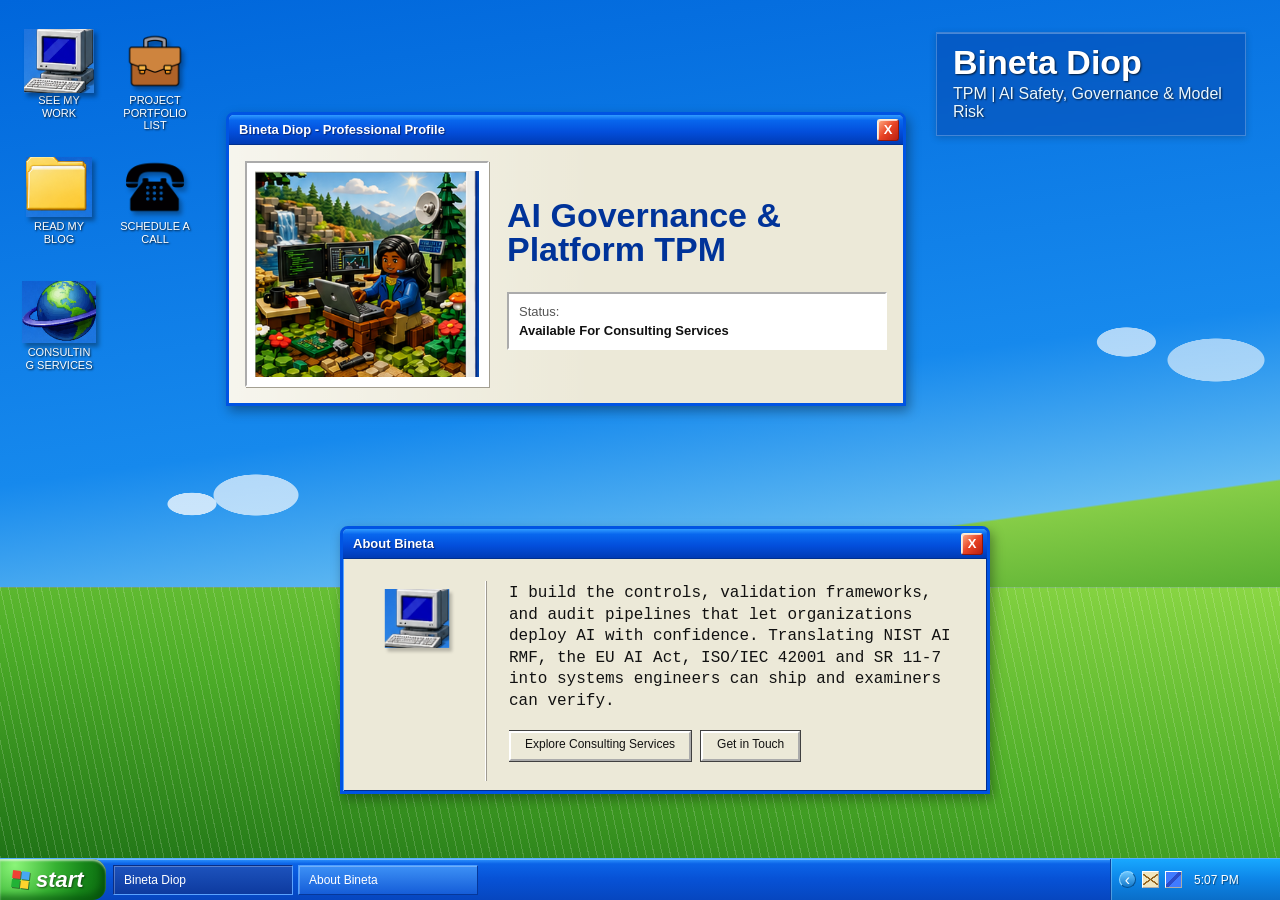
<file: index.html>
<!DOCTYPE html>
<html lang="en">
<head>
  <meta charset="UTF-8">
  <meta name="viewport" content="width=device-width, initial-scale=1.0">
  <title>Bineta Diop - TPM | AI Safety, Governance & Model Risk</title>
  <link rel="stylesheet" href="style.css">
</head>
<body>
  <main class="desktop" aria-label="Windows XP style professional desktop">
    <header class="desktop-header" aria-label="Desktop profile heading">
      <h1>Bineta Diop</h1>
      <p>TPM | AI Safety, Governance & Model Risk</p>
    </header>

    <nav class="desktop-icons" aria-label="Desktop shortcuts">
      <a class="desktop-icon" href="https://github.com/hibdiop" target="_blank" rel="noopener noreferrer">
        <img class="desktop-icon-image work-icon" src="./assets/icon-see-my-work.png" alt="" width="70" height="64" aria-hidden="true">
        <span class="icon-label">SEE MY WORK</span>
      </a>

      <a class="desktop-icon" href="https://dev.to/hibdiop" target="_blank" rel="noopener noreferrer">
        <img class="desktop-icon-image blog-icon" src="./assets/icon-read-my-blog.png" alt="" width="66" height="60" aria-hidden="true">
        <span class="icon-label">READ MY BLOG</span>
      </a>

      <a class="desktop-icon" href="https://my-consulting-site.com" target="_blank" rel="noopener noreferrer">
        <img class="desktop-icon-image consulting-icon" src="./assets/icon-consulting-services.png" alt="" width="74" height="62" aria-hidden="true">
        <span class="icon-label">CONSULTING SERVICES</span>
      </a>

      <a class="desktop-icon" href="./projects.html">
        <img class="desktop-icon-image projects-icon" src="./assets/icon-project-portfolio.png" alt="" width="64" height="64" aria-hidden="true">
        <span class="icon-label">PROJECT PORTFOLIO LIST</span>
      </a>

      <a class="desktop-icon" href="https://calendly.com/bianai/30min" target="_blank" rel="noopener noreferrer">
        <img class="desktop-icon-image phone-icon" src="./assets/icon-schedule-call.png" alt="" width="64" height="64" aria-hidden="true">
        <span class="icon-label">SCHEDULE A CALL</span>
      </a>
    </nav>

    <section class="xp-window profile-window" id="profileWindow" aria-labelledby="profileTitle">
      <div class="title-bar" data-drag-handle>
        <h2 id="profileTitle">Bineta Diop - Professional Profile</h2>
        <button class="title-button close-button" type="button" aria-label="Close profile window">X</button>
      </div>
      <div class="profile-content">
        <div class="portrait-frame">
          <img class="portrait" src="./assets/portrait-binetadiop.png" alt="AI governance professional working at a laptop" width="310" height="285">
        </div>
        <div class="profile-copy">
          <h3>AI Governance & Platform TPM</h3>
          <p> </p>
          <div class="status-panel">
            <span>Status:</span>
            <strong>Available For Consulting Services </strong>
          </div>
        </div>
      </div>
    </section>

    <section class="xp-window bio-window" id="bioWindow" aria-labelledby="bioTitle">
      <div class="title-bar" data-drag-handle>
        <h2 id="bioTitle">About Bineta</h2>
        <button class="title-button close-button" type="button" aria-label="Close about window">X</button>
      </div>

      <div class="dialog-body">
        <aside class="dialog-icon" aria-hidden="true">
          <img class="mini-work-icon" src="./assets/icon-see-my-work.png" alt="" width="70" height="64">
        </aside>
        <div class="dialog-divider" aria-hidden="true"></div>
        <div class="bio-copy">
          <p> I build the controls, validation frameworks, and audit pipelines that let organizations deploy AI with confidence. Translating NIST AI RMF, the EU AI Act, ISO/IEC 42001 and SR 11-7 into systems engineers can ship and examiners can verify. </p>  
          <div class="bio-actions" aria-label="Contact actions">
            <a class="bio-action" href="https://my-consulting-site.com" target="_blank" rel="noopener noreferrer">Explore Consulting Services</a>
            <a class="bio-action" href="mailto:hi_bd@myyahoo.com?subject=AI%20Governance%20Consulting%20Inquiry">Get in Touch</a>
          </div>
        </div>
      </div>

    </section>
  </main>

  <footer class="taskbar" aria-label="Windows XP taskbar">
    <button class="start-button" type="button" aria-label="Start">
      <span class="windows-mark" aria-hidden="true">
        <span></span><span></span><span></span><span></span>
      </span>
      <span>start</span>
    </button>
    <div class="task-buttons" aria-hidden="true">
      <div class="task-button active">Bineta Diop</div>
      <div class="task-button">About Bineta</div>
    </div>
    <div class="tray">
      <button class="tray-arrow" type="button" aria-label="Show hidden icons">‹</button>
      <span class="tray-icon tray-mail" aria-hidden="true"></span>
      <span class="tray-icon tray-network" aria-hidden="true"></span>
      <time id="clock" datetime="">10:30 AM</time>
    </div>
  </footer>

  <script src="script.js"></script>
</body>
</html>
</file>
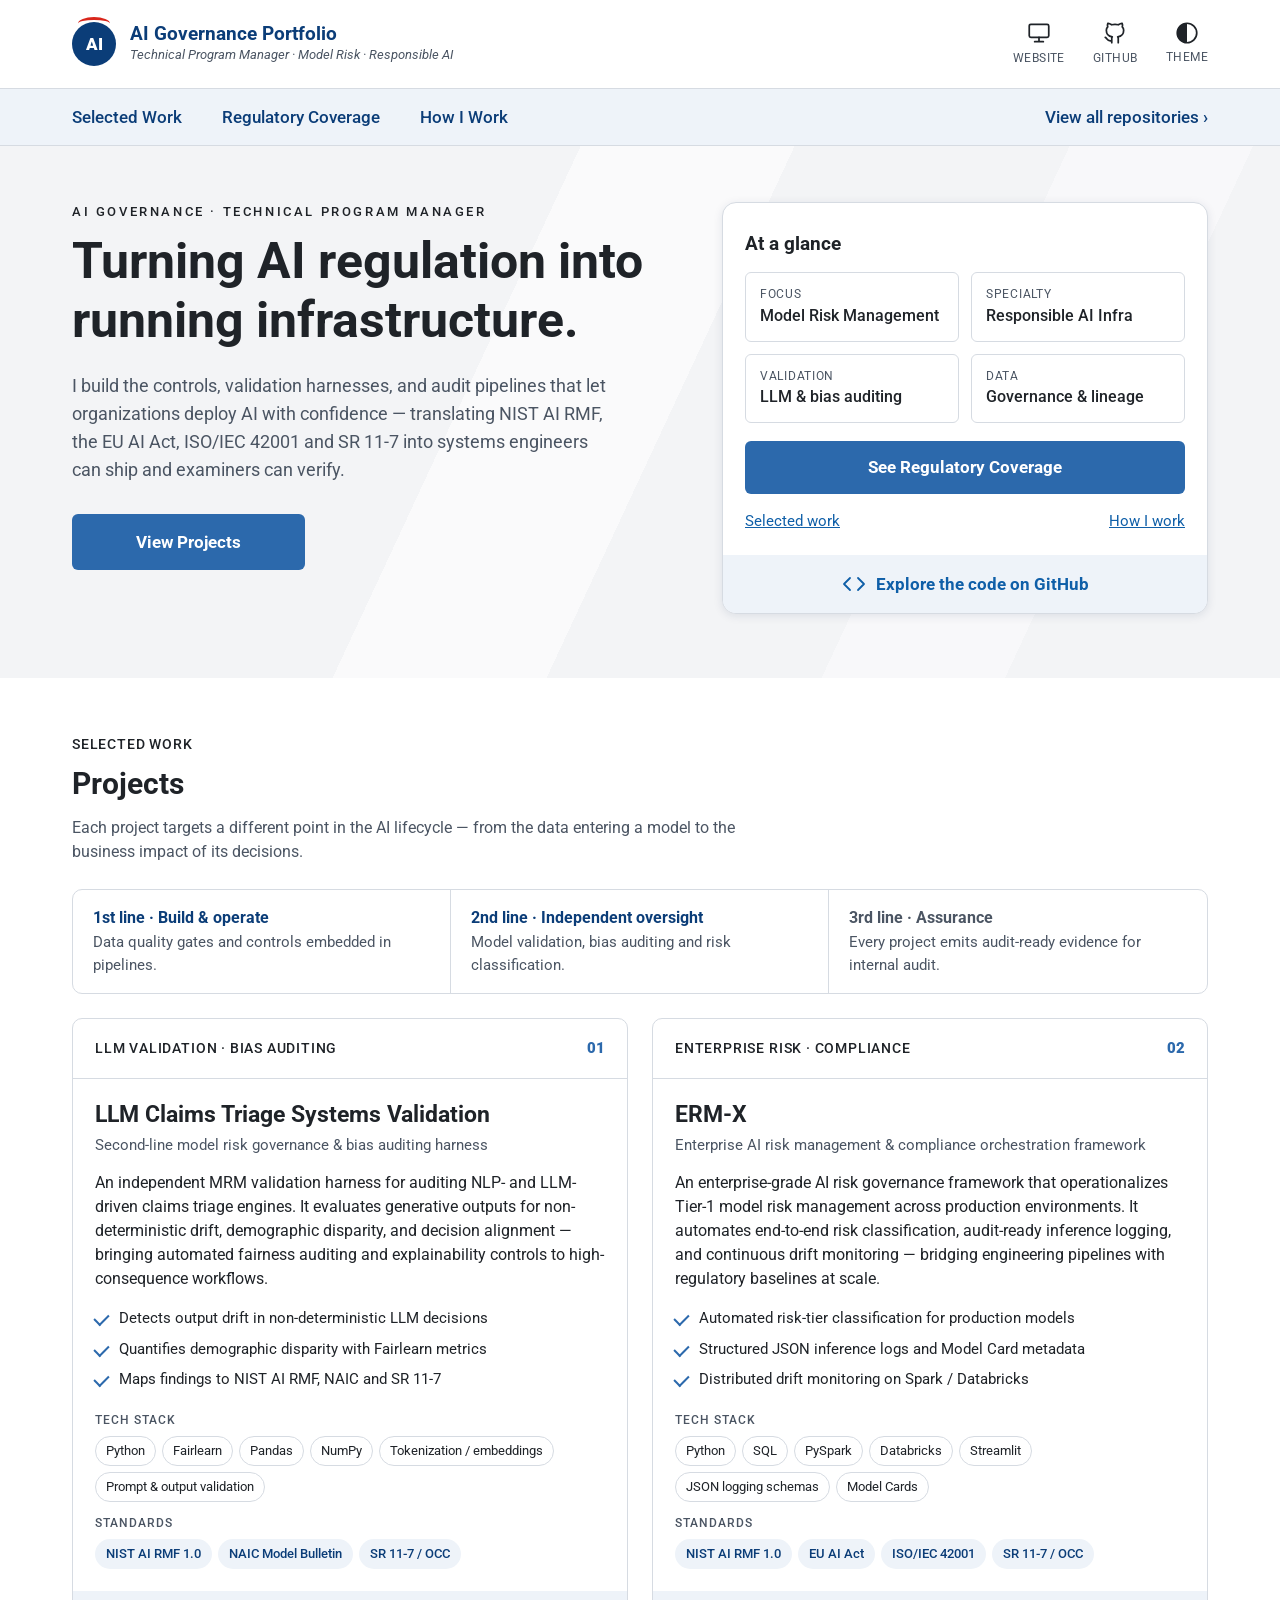
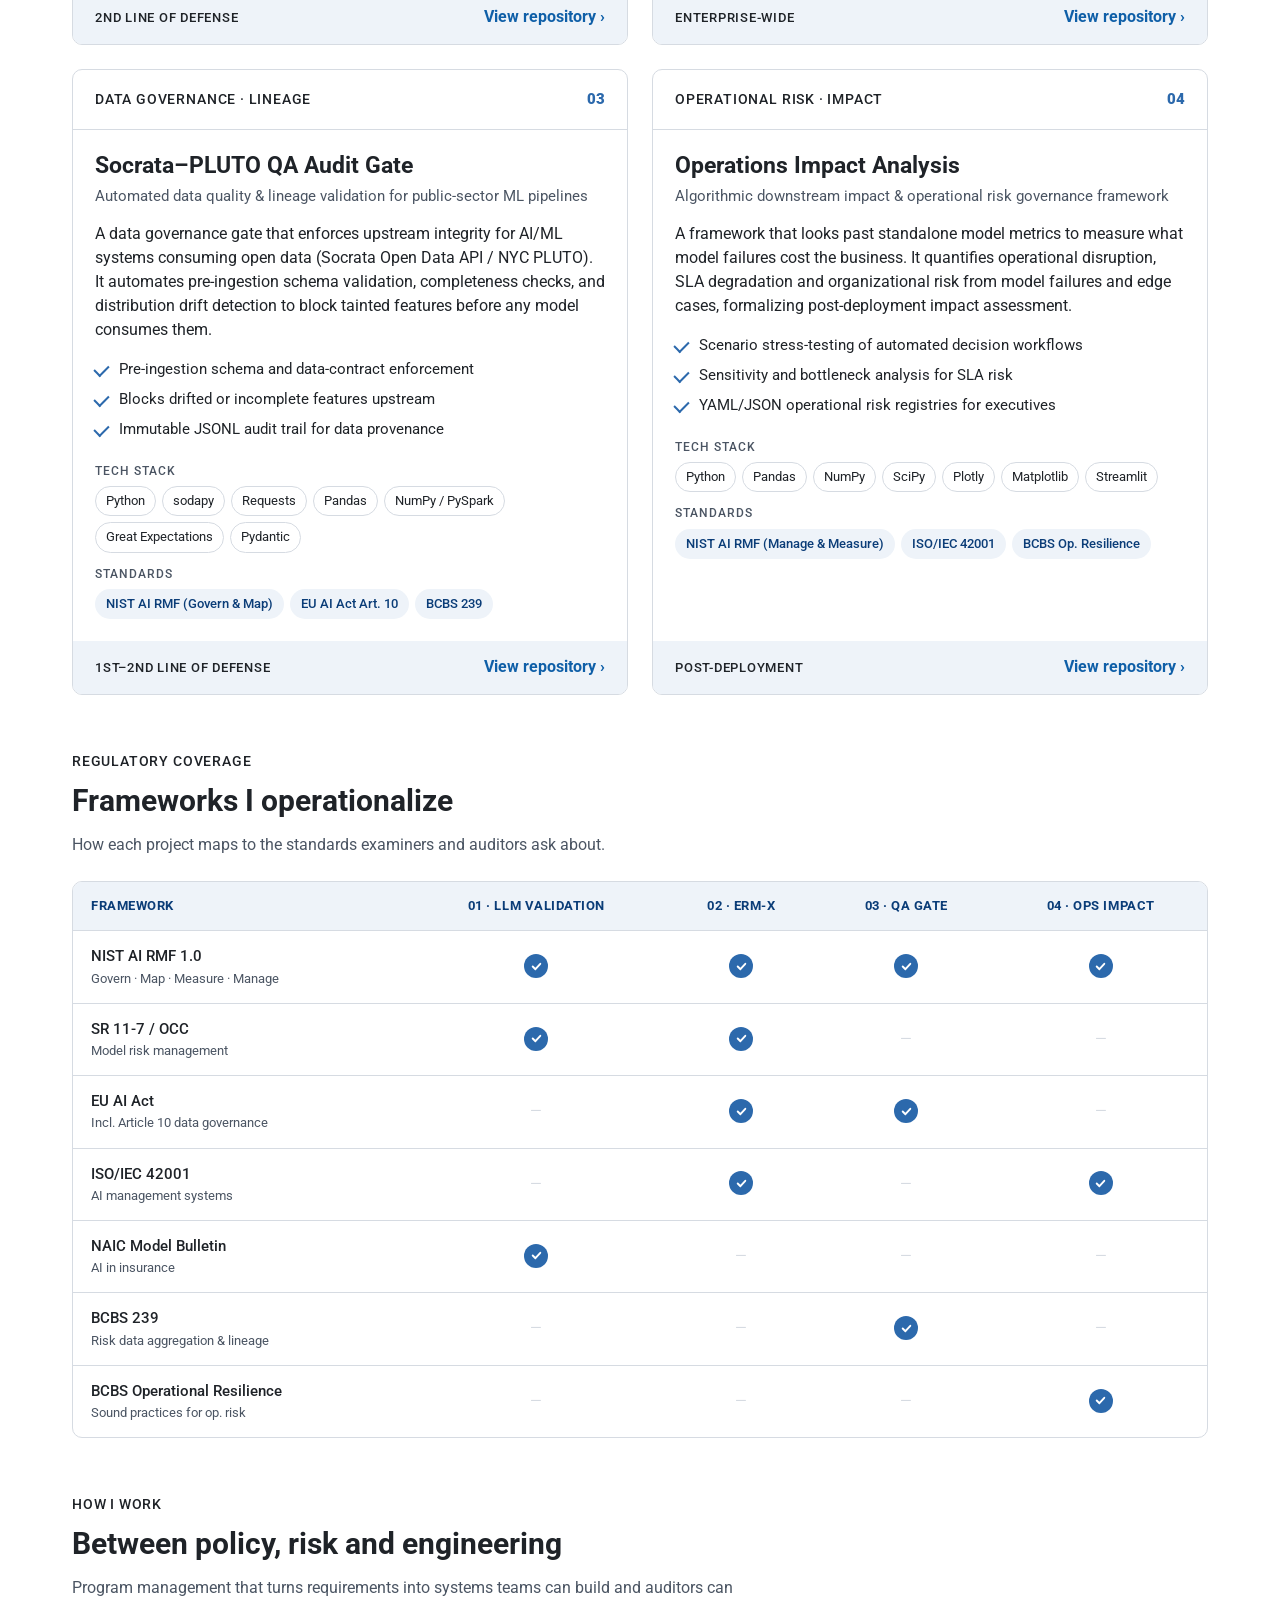
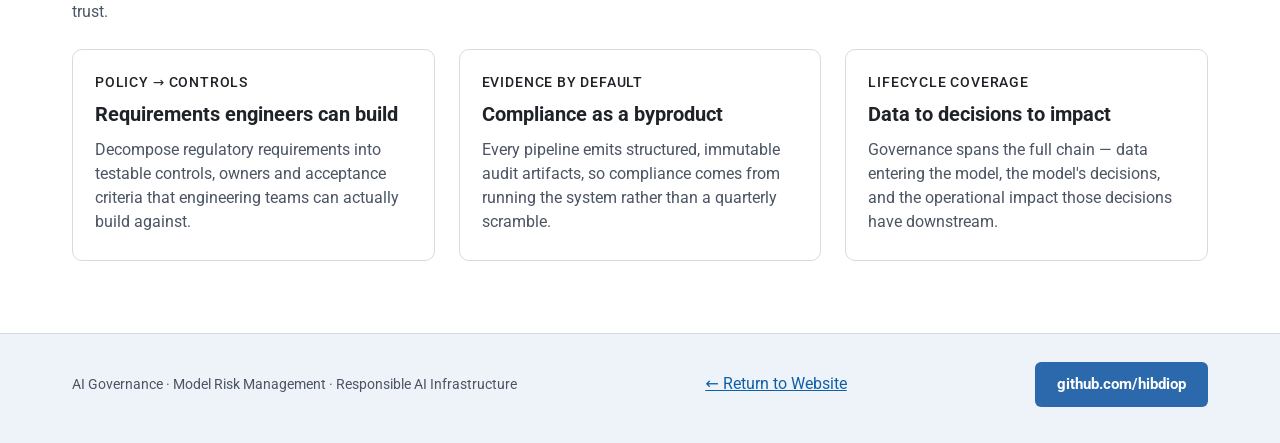
<file: projects.html>
<!doctype html>
<html lang="en">
<head>
<meta charset="utf-8">
<meta name="viewport" content="width=device-width, initial-scale=1">
<title>Bineta Diop | Project Portfolio</title>
<link rel="preconnect" href="https://fonts.googleapis.com">
<link href="https://fonts.googleapis.com/css2?family=Roboto:wght@400;500;700;900&display=swap" rel="stylesheet">
<style>
:root{
  --bg:#ffffff; --band:#eef3f9; --hero:#f3f4f6; --surface:#ffffff; --tint:#eef3f9;
  --ink:#1f2328; --muted:#4b5563; --line:#d6dbe2;
  --brand:#0b3d78; --link:#0f5fa8; --btn:#2c69ac; --btn-hover:#255a94; --accent:#d9261c;
  --shadow:0 2px 10px rgba(16,40,80,.10);
}
@media (prefers-color-scheme: dark){
  :root:not([data-theme="light"]){
    --bg:#0f141b; --band:#16202d; --hero:#121922; --surface:#18212c; --tint:#1c2836;
    --ink:#e8edf3; --muted:#a3adba; --line:#2b3746;
    --brand:#9cc4f0; --link:#7fb6ee; --btn:#3d7fc4; --btn-hover:#4a8cd1; --accent:#ff6b5e;
    --shadow:0 2px 12px rgba(0,0,0,.4);
  }
}
:root[data-theme="dark"]{
  --bg:#0f141b; --band:#16202d; --hero:#121922; --surface:#18212c; --tint:#1c2836;
  --ink:#e8edf3; --muted:#a3adba; --line:#2b3746;
  --brand:#9cc4f0; --link:#7fb6ee; --btn:#3d7fc4; --btn-hover:#4a8cd1; --accent:#ff6b5e;
  --shadow:0 2px 12px rgba(0,0,0,.4);
}
*{box-sizing:border-box;margin:0;padding:0}
html{scroll-behavior:smooth}
body{background:var(--bg);color:var(--ink);font:16px/1.55 Roboto,system-ui,sans-serif;-webkit-font-smoothing:antialiased}
a{color:var(--link)}
.wrap{max-width:1200px;margin:0 auto;padding:0 32px}
@media(max-width:600px){.wrap{padding:0 16px}}

/* top header */
.top .wrap{display:flex;align-items:center;justify-content:space-between;height:88px;gap:16px}
.brand{display:flex;align-items:center;gap:14px;text-decoration:none;color:var(--brand)}
.mono{flex:none;width:44px;height:44px;border-radius:50%;background:var(--brand);color:var(--bg);display:grid;place-items:center;font-weight:900;font-size:17px;position:relative}
.mono::after{content:"";position:absolute;top:-5px;left:6px;right:6px;height:10px;border-top:3px solid var(--accent);border-radius:50% 50% 0 0}
.brand b{display:block;font-size:19px;font-weight:700;line-height:1.1}
.brand small{display:block;font-size:12.5px;color:var(--muted);font-style:italic}
.utils{display:flex;gap:28px}
.util{display:flex;flex-direction:column;align-items:center;gap:4px;font-size:11.5px;letter-spacing:.04em;text-transform:uppercase;color:var(--muted);text-decoration:none;background:none;border:0;font-family:inherit;cursor:pointer}
.util svg{width:26px;height:26px;stroke:var(--ink)}
@media(max-width:600px){.brand small{display:none}.brand b{font-size:16px}.utils{gap:16px}}

/* nav band */
.band{background:var(--band);border-top:1px solid var(--line);border-bottom:1px solid var(--line);position:sticky;top:0;z-index:10}
.band .wrap{display:flex;align-items:center;justify-content:space-between;height:56px;gap:20px}
.band ul{list-style:none;display:flex;gap:40px;overflow-x:auto;scrollbar-width:none}
.band a{color:var(--brand);text-decoration:none;font-weight:500;font-size:17px;white-space:nowrap}
.band a:hover{text-decoration:underline}
@media(max-width:760px){.band ul{gap:22px}.band a{font-size:15px}.band .cta{display:none}}

/* hero */
.hero{background:linear-gradient(115deg,transparent 0 38%,rgba(255,255,255,.55) 38% 52%,transparent 52% 70%,rgba(255,255,255,.4) 70% 82%,transparent 82%),var(--hero);padding:56px 0 64px}
:root[data-theme="dark"] .hero{background:var(--hero)}
@media (prefers-color-scheme: dark){:root:not([data-theme="light"]) .hero{background:var(--hero)}}
.hero .wrap{display:grid;grid-template-columns:1.1fr .9fr;gap:56px;align-items:start}
.kicker{font-size:13px;letter-spacing:.2em;text-transform:uppercase;font-weight:500}
h1{font-size:clamp(34px,4.6vw,50px);font-weight:700;line-height:1.18;margin:10px 0 22px}
.hero p.lede{font-size:18px;color:var(--muted);max-width:540px}
.btn{display:inline-flex;align-items:center;justify-content:center;gap:8px;background:var(--btn);color:#fff;font-weight:700;font-size:17px;padding:15px 64px;border-radius:6px;text-decoration:none;margin-top:30px;transition:background .2s}
.btn:hover{background:var(--btn-hover)}
.btn.sm{padding:11px 22px;font-size:15px;margin-top:0}

.panel{background:var(--surface);border-radius:14px;box-shadow:var(--shadow);overflow:hidden;border:1px solid var(--line)}
.panel .in{padding:26px 22px 22px}
.panel h2{font-size:19px;font-weight:700;margin-bottom:14px}
.fields{display:grid;grid-template-columns:1fr 1fr;gap:12px}
.field{border:1px solid var(--line);border-radius:6px;padding:12px 14px}
.field span{display:block;font-size:12px;color:var(--muted);text-transform:uppercase;letter-spacing:.06em}
.field b{font-size:16px;font-weight:500}
.panel .btn{width:100%;margin-top:18px;padding:13px}
.panel .links{display:flex;justify-content:space-between;flex-wrap:wrap;gap:8px;margin-top:16px;font-size:15px}
.panel .strip{background:var(--tint);padding:16px;display:flex;align-items:center;justify-content:center;gap:10px;font-weight:700;color:var(--link);text-decoration:none;font-size:17px}
.panel .strip svg{width:24px;height:24px;stroke:currentColor}
@media(max-width:900px){.hero .wrap{grid-template-columns:1fr}.panel{display:none}}
@media(max-width:480px){.fields{grid-template-columns:1fr}.btn{padding:15px 32px}}

/* sections */
section{padding:56px 0 0}
.box{background:var(--surface);border:1px solid var(--line);border-radius:10px}
.label{font-size:13.5px;letter-spacing:.06em;text-transform:uppercase;font-weight:500;color:var(--ink)}
.sec-title{font-size:30px;font-weight:700;margin:6px 0 8px}
.sec-sub{color:var(--muted);margin-bottom:24px;max-width:680px}

/* lines of defense */
.lod{display:grid;grid-template-columns:repeat(3,1fr);margin-bottom:24px;overflow:hidden}
.lod div{padding:16px 20px;font-size:14.5px;color:var(--muted);border-right:1px solid var(--line)}
.lod div:last-child{border-right:0}
.lod strong{display:block;color:var(--brand);font-size:15.5px;margin-bottom:2px}
.lod .off strong{color:var(--muted)}
@media(max-width:760px){.lod{grid-template-columns:1fr}.lod div{border-right:0;border-bottom:1px solid var(--line)}.lod div:last-child{border-bottom:0}}

/* projects */
.projects{display:grid;grid-template-columns:repeat(2,1fr);gap:24px}
.proj{display:flex;flex-direction:column;overflow:hidden}
.proj header{padding:18px 22px;border-bottom:1px solid var(--line);display:flex;justify-content:space-between;align-items:center;gap:12px}
.proj header .num{font-weight:900;color:var(--btn);font-size:15px}
.proj .in{padding:22px;flex:1}
.proj h3{font-size:23px;font-weight:700;line-height:1.25}
.proj .sub{color:var(--muted);font-size:15px;margin:4px 0 14px}
.proj p.desc{font-size:15.5px}
.proj ul{list-style:none;margin:16px 0 0;display:grid;gap:7px}
.proj li{font-size:15px;padding-left:24px;position:relative}
.proj li::before{content:"";position:absolute;left:2px;top:4px;width:7px;height:12px;border:solid var(--btn);border-width:0 2.5px 2.5px 0;transform:rotate(45deg)}
.meta{margin-top:20px;display:grid;gap:12px}
.meta h4{font-size:12px;letter-spacing:.08em;text-transform:uppercase;color:var(--muted);margin-bottom:6px;font-weight:500}
.tags{display:flex;flex-wrap:wrap;gap:6px}
.tag{font-size:13px;padding:4px 10px;border-radius:999px;border:1px solid var(--line)}
.tag.reg{background:var(--tint);border-color:transparent;color:var(--brand);font-weight:500}
.proj footer{background:var(--tint);padding:14px 22px;display:flex;justify-content:space-between;align-items:center;gap:12px;flex-wrap:wrap}
.proj footer .label{font-size:12.5px}
.proj footer a{font-weight:700;text-decoration:none}
.proj footer a:hover{text-decoration:underline}
@media(max-width:860px){.projects{grid-template-columns:1fr}}

/* coverage */
.matrix{overflow-x:auto}
table{width:100%;border-collapse:collapse;font-size:15px;min-width:660px}
th,td{padding:14px 18px;text-align:center;border-bottom:1px solid var(--line)}
th:first-child,td:first-child{text-align:left}
thead th{background:var(--tint);font-size:13px;letter-spacing:.04em;text-transform:uppercase;color:var(--brand);font-weight:700}
tbody tr:last-child td{border-bottom:0}
td:first-child{font-weight:500}
td small{display:block;color:var(--muted);font-weight:400;font-size:13px}
.chk{display:inline-grid;place-items:center;width:24px;height:24px;border-radius:50%;background:var(--btn)}
.chk svg{width:13px;height:13px;stroke:#fff}
.no{color:var(--line)}

/* approach */
.three{display:grid;grid-template-columns:repeat(3,1fr);gap:24px}
.three .box{padding:22px 22px 26px}
.three h3{font-size:20px;font-weight:700;margin:6px 0 8px}
.three p{color:var(--muted);font-size:15.5px}
@media(max-width:860px){.three{grid-template-columns:1fr}}

.foot{margin-top:72px;border-top:1px solid var(--line);background:var(--band)}
.foot .wrap{display:flex;justify-content:space-between;align-items:center;flex-wrap:wrap;gap:16px;padding-top:28px;padding-bottom:36px}
.foot p{color:var(--muted);font-size:14px}
</style>
</head>
<body>

<div class="top" id="top">
  <div class="wrap">
    <a class="brand" href="#top">
      <span class="mono">AI</span>
      <span><b>AI Governance Portfolio</b><small>Technical Program Manager · Model Risk · Responsible AI</small></span>
    </a>
    <div class="utils">
      <a class="util" href="./">
        <svg viewBox="0 0 24 24" fill="none" stroke-width="1.6" stroke-linecap="round" stroke-linejoin="round"><rect x="3" y="4" width="18" height="12" rx="1.5"/><path d="M8 20h8M12 16v4"/></svg>Website</a>
      <a class="util" href="https://github.com/hibdiop" target="_blank" rel="noopener">
        <svg viewBox="0 0 24 24" fill="none" stroke-width="1.6" stroke-linecap="round" stroke-linejoin="round"><path d="M9 19c-4.3 1.4-4.3-2.5-6-3m12 5v-3.5c0-1 .1-1.4-.5-2 2.8-.3 5.5-1.4 5.5-6a4.6 4.6 0 0 0-1.3-3.2 4.2 4.2 0 0 0-.1-3.2s-1.1-.3-3.5 1.3a12.3 12.3 0 0 0-6.2 0C6.5 2.8 5.4 3.1 5.4 3.1a4.2 4.2 0 0 0-.1 3.2A4.6 4.6 0 0 0 4 9.5c0 4.6 2.7 5.7 5.5 6-.6.6-.6 1.2-.5 2V21"/></svg>GitHub</a>
      <button class="util" id="themeBtn" aria-label="Toggle theme">
        <svg viewBox="0 0 24 24" fill="none" stroke-width="1.6"><circle cx="12" cy="12" r="9"/><path d="M12 3a9 9 0 0 0 0 18z" fill="var(--ink)" stroke="none"/></svg>Theme</button>
    </div>
  </div>
</div>

<nav class="band">
  <div class="wrap">
    <ul>
      <li><a href="#projects">Selected Work</a></li>
      <li><a href="#coverage">Regulatory Coverage</a></li>
      <li><a href="#approach">How I Work</a></li>
    </ul>
    <a class="cta" href="https://github.com/hibdiop" target="_blank" rel="noopener">View all repositories ›</a>
  </div>
</nav>

<div class="hero">
  <div class="wrap">
    <div>
      <div class="kicker">AI Governance · Technical Program Manager</div>
      <h1>Turning AI regulation into running infrastructure.</h1>
      <p class="lede">I build the controls, validation harnesses, and audit pipelines that let organizations deploy AI with confidence — translating NIST AI RMF, the EU AI Act, ISO/IEC 42001 and SR 11-7 into systems engineers can ship and examiners can verify.</p>
      <a class="btn" href="#projects">View Projects</a>
    </div>

    <aside class="panel">
      <div class="in">
        <h2>At a glance</h2>
        <div class="fields">
          <div class="field"><span>Focus</span><b>Model Risk Management</b></div>
          <div class="field"><span>Specialty</span><b>Responsible AI Infra</b></div>
          <div class="field"><span>Validation</span><b>LLM &amp; bias auditing</b></div>
          <div class="field"><span>Data</span><b>Governance &amp; lineage</b></div>
        </div>
        <a class="btn" href="#coverage">See Regulatory Coverage</a>
        <div class="links"><a href="#projects">Selected work</a><a href="#approach">How I work</a></div>
      </div>
      <a class="strip" href="https://github.com/hibdiop" target="_blank" rel="noopener">
        <svg viewBox="0 0 24 24" fill="none" stroke-width="1.8" stroke-linecap="round" stroke-linejoin="round"><path d="m16 18 6-6-6-6M8 6l-6 6 6 6"/></svg>Explore the code on GitHub</a>
    </aside>
  </div>
</div>

<section id="projects">
  <div class="wrap">
    <div class="label">Selected Work</div>
    <h2 class="sec-title">Projects</h2>
    <p class="sec-sub">Each project targets a different point in the AI lifecycle — from the data entering a model to the business impact of its decisions.</p>

    <div class="box lod">
      <div><strong>1st line · Build &amp; operate</strong>Data quality gates and controls embedded in pipelines.</div>
      <div><strong>2nd line · Independent oversight</strong>Model validation, bias auditing and risk classification.</div>
      <div class="off"><strong>3rd line · Assurance</strong>Every project emits audit-ready evidence for internal audit.</div>
    </div>

    <div class="projects">

      <article class="box proj">
        <header><span class="label">LLM Validation · Bias Auditing</span><span class="num">01</span></header>
        <div class="in">
          <h3>LLM Claims Triage Systems Validation</h3>
          <div class="sub">Second-line model risk governance &amp; bias auditing harness</div>
          <p class="desc">An independent MRM validation harness for auditing NLP- and LLM-driven claims triage engines. It evaluates generative outputs for non-deterministic drift, demographic disparity, and decision alignment — bringing automated fairness auditing and explainability controls to high-consequence workflows.</p>
          <ul>
            <li>Detects output drift in non-deterministic LLM decisions</li>
            <li>Quantifies demographic disparity with Fairlearn metrics</li>
            <li>Maps findings to NIST AI RMF, NAIC and SR 11-7</li>
          </ul>
          <div class="meta">
            <div><h4>Tech stack</h4><div class="tags"><span class="tag">Python</span><span class="tag">Fairlearn</span><span class="tag">Pandas</span><span class="tag">NumPy</span><span class="tag">Tokenization / embeddings</span><span class="tag">Prompt &amp; output validation</span></div></div>
            <div><h4>Standards</h4><div class="tags"><span class="tag reg">NIST AI RMF 1.0</span><span class="tag reg">NAIC Model Bulletin</span><span class="tag reg">SR 11-7 / OCC</span></div></div>
          </div>
        </div>
        <footer><span class="label">2nd line of defense</span><a href="https://github.com/hibdiop/LLM-Claims-Traige-Sytems-Validation" target="_blank" rel="noopener">View repository ›</a></footer>
      </article>

      <article class="box proj">
        <header><span class="label">Enterprise Risk · Compliance</span><span class="num">02</span></header>
        <div class="in">
          <h3>ERM-X</h3>
          <div class="sub">Enterprise AI risk management &amp; compliance orchestration framework</div>
          <p class="desc">An enterprise-grade AI risk governance framework that operationalizes Tier-1 model risk management across production environments. It automates end-to-end risk classification, audit-ready inference logging, and continuous drift monitoring — bridging engineering pipelines with regulatory baselines at scale.</p>
          <ul>
            <li>Automated risk-tier classification for production models</li>
            <li>Structured JSON inference logs and Model Card metadata</li>
            <li>Distributed drift monitoring on Spark / Databricks</li>
          </ul>
          <div class="meta">
            <div><h4>Tech stack</h4><div class="tags"><span class="tag">Python</span><span class="tag">SQL</span><span class="tag">PySpark</span><span class="tag">Databricks</span><span class="tag">Streamlit</span><span class="tag">JSON logging schemas</span><span class="tag">Model Cards</span></div></div>
            <div><h4>Standards</h4><div class="tags"><span class="tag reg">NIST AI RMF 1.0</span><span class="tag reg">EU AI Act</span><span class="tag reg">ISO/IEC 42001</span><span class="tag reg">SR 11-7 / OCC</span></div></div>
          </div>
        </div>
        <footer><span class="label">Enterprise-wide</span><a href="https://github.com/hibdiop/erm-x" target="_blank" rel="noopener">View repository ›</a></footer>
      </article>

      <article class="box proj">
        <header><span class="label">Data Governance · Lineage</span><span class="num">03</span></header>
        <div class="in">
          <h3>Socrata–PLUTO QA Audit Gate</h3>
          <div class="sub">Automated data quality &amp; lineage validation for public-sector ML pipelines</div>
          <p class="desc">A data governance gate that enforces upstream integrity for AI/ML systems consuming open data (Socrata Open Data API / NYC PLUTO). It automates pre-ingestion schema validation, completeness checks, and distribution drift detection to block tainted features before any model consumes them.</p>
          <ul>
            <li>Pre-ingestion schema and data-contract enforcement</li>
            <li>Blocks drifted or incomplete features upstream</li>
            <li>Immutable JSONL audit trail for data provenance</li>
          </ul>
          <div class="meta">
            <div><h4>Tech stack</h4><div class="tags"><span class="tag">Python</span><span class="tag">sodapy</span><span class="tag">Requests</span><span class="tag">Pandas</span><span class="tag">NumPy / PySpark</span><span class="tag">Great Expectations</span><span class="tag">Pydantic</span></div></div>
            <div><h4>Standards</h4><div class="tags"><span class="tag reg">NIST AI RMF (Govern &amp; Map)</span><span class="tag reg">EU AI Act Art. 10</span><span class="tag reg">BCBS 239</span></div></div>
          </div>
        </div>
        <footer><span class="label">1st–2nd line of defense</span><a href="https://github.com/hibdiop/Socrata_Pluto_QA-Audit_Gate" target="_blank" rel="noopener">View repository ›</a></footer>
      </article>

      <article class="box proj">
        <header><span class="label">Operational Risk · Impact</span><span class="num">04</span></header>
        <div class="in">
          <h3>Operations Impact Analysis</h3>
          <div class="sub">Algorithmic downstream impact &amp; operational risk governance framework</div>
          <p class="desc">A framework that looks past standalone model metrics to measure what model failures cost the business. It quantifies operational disruption, SLA degradation and organizational risk from model failures and edge cases, formalizing post-deployment impact assessment.</p>
          <ul>
            <li>Scenario stress-testing of automated decision workflows</li>
            <li>Sensitivity and bottleneck analysis for SLA risk</li>
            <li>YAML/JSON operational risk registries for executives</li>
          </ul>
          <div class="meta">
            <div><h4>Tech stack</h4><div class="tags"><span class="tag">Python</span><span class="tag">Pandas</span><span class="tag">NumPy</span><span class="tag">SciPy</span><span class="tag">Plotly</span><span class="tag">Matplotlib</span><span class="tag">Streamlit</span></div></div>
            <div><h4>Standards</h4><div class="tags"><span class="tag reg">NIST AI RMF (Manage &amp; Measure)</span><span class="tag reg">ISO/IEC 42001</span><span class="tag reg">BCBS Op. Resilience</span></div></div>
          </div>
        </div>
        <footer><span class="label">Post-deployment</span><a href="https://github.com/hibdiop/Operations-Impact-Analysis" target="_blank" rel="noopener">View repository ›</a></footer>
      </article>

    </div>
  </div>
</section>

<section id="coverage">
  <div class="wrap">
    <div class="label">Regulatory Coverage</div>
    <h2 class="sec-title">Frameworks I operationalize</h2>
    <p class="sec-sub">How each project maps to the standards examiners and auditors ask about.</p>
    <div class="box matrix">
      <table>
        <thead><tr><th>Framework</th><th>01 · LLM Validation</th><th>02 · ERM-X</th><th>03 · QA Gate</th><th>04 · Ops Impact</th></tr></thead>
        <tbody id="mx"></tbody>
      </table>
    </div>
  </div>
</section>

<section id="approach">
  <div class="wrap">
    <div class="label">How I Work</div>
    <h2 class="sec-title">Between policy, risk and engineering</h2>
    <p class="sec-sub">Program management that turns requirements into systems teams can build and auditors can trust.</p>
    <div class="three">
      <div class="box"><div class="label">Policy → Controls</div><h3>Requirements engineers can build</h3><p>Decompose regulatory requirements into testable controls, owners and acceptance criteria that engineering teams can actually build against.</p></div>
      <div class="box"><div class="label">Evidence by Default</div><h3>Compliance as a byproduct</h3><p>Every pipeline emits structured, immutable audit artifacts, so compliance comes from running the system rather than a quarterly scramble.</p></div>
      <div class="box"><div class="label">Lifecycle Coverage</div><h3>Data to decisions to impact</h3><p>Governance spans the full chain — data entering the model, the model's decisions, and the operational impact those decisions have downstream.</p></div>
    </div>
  </div>
</section>

<div class="foot">
  <div class="wrap">
    <p>AI Governance · Model Risk Management · Responsible AI Infrastructure</p>
    <a href="./">← Return to Website</a>
    <a class="btn sm" href="https://github.com/hibdiop" target="_blank" rel="noopener">github.com/hibdiop</a>
  </div>
</div>

<script>
(function(){
  var rows=[
    ["NIST AI RMF 1.0","Govern · Map · Measure · Manage",[1,1,1,1]],
    ["SR 11-7 / OCC","Model risk management",[1,1,0,0]],
    ["EU AI Act","Incl. Article 10 data governance",[0,1,1,0]],
    ["ISO/IEC 42001","AI management systems",[0,1,0,1]],
    ["NAIC Model Bulletin","AI in insurance",[1,0,0,0]],
    ["BCBS 239","Risk data aggregation &amp; lineage",[0,0,1,0]],
    ["BCBS Operational Resilience","Sound practices for op. risk",[0,0,0,1]]
  ];
  var ck='<span class="chk" aria-label="covered"><svg viewBox="0 0 24 24" fill="none" stroke-width="3.5" stroke-linecap="round" stroke-linejoin="round"><path d="m5 12 5 5 9-10"/></svg></span>';
  document.getElementById('mx').innerHTML=rows.map(function(r){
    return '<tr><td>'+r[0]+'<small>'+r[1]+'</small></td>'+
      r[2].map(function(v){return '<td>'+(v?ck:'<span class="no">—</span>')+'</td>'}).join('')+'</tr>';
  }).join('');

  var root=document.documentElement, btn=document.getElementById('themeBtn');
  try{var s=localStorage.getItem('theme'); if(s) root.setAttribute('data-theme',s);}catch(e){}
  btn.addEventListener('click',function(){
    var cur=root.getAttribute('data-theme') || (matchMedia('(prefers-color-scheme: dark)').matches?'dark':'light');
    var next=cur==='dark'?'light':'dark';
    root.setAttribute('data-theme',next);
    try{localStorage.setItem('theme',next);}catch(e){}
  });
})();
</script>
</body>
</html>
</file>
<file: style.css>
:root {
  --taskbar-height: 42px;
  --luna-blue: #0757e8;
  --luna-blue-dark: #0037a7;
  --luna-blue-light: #2c91ff;
  --window-face: #ece9d8;
  --window-edge: #0054e3;
  --text: #111;
}

* {
  box-sizing: border-box;
}

html,
body {
  width: 100%;
  height: 100%;
  margin: 0;
}

body {
  overflow: hidden;
  color: var(--text);
  font-family: Tahoma, "Segoe UI", Arial, sans-serif;
  font-size: 12px;
  background:
    radial-gradient(ellipse at 15% 56%, rgba(255, 255, 255, 0.75) 0 24px, transparent 25px),
    radial-gradient(ellipse at 20% 55%, rgba(255, 255, 255, 0.66) 0 42px, transparent 43px),
    radial-gradient(ellipse at 88% 38%, rgba(255, 255, 255, 0.65) 0 29px, transparent 30px),
    radial-gradient(ellipse at 95% 40%, rgba(255, 255, 255, 0.58) 0 48px, transparent 49px),
    linear-gradient(172deg, #0066db 0%, #1689ed 45%, #66bdf2 61%, #86cd47 61.2%, #3e9d26 77%, #12640f 100%);
}

body::before {
  position: fixed;
  right: 0;
  bottom: var(--taskbar-height);
  left: 0;
  height: 30vh;
  content: "";
  pointer-events: none;
  background:
    repeating-linear-gradient(78deg, rgba(255, 255, 255, 0.16) 0 1px, transparent 1px 8px),
    linear-gradient(8deg, #1f7216 0%, #4dad28 48%, #8bd744 100%);
  border-top: 1px solid rgba(255, 255, 255, 0.35);
}

button,
a {
  font: inherit;
}

.desktop {
  position: relative;
  width: 100%;
  height: calc(100vh - var(--taskbar-height));
  min-height: 620px;
  overflow: hidden;
}

.desktop-header {
  position: absolute;
  top: 32px;
  right: 34px;
  z-index: 1;
  width: min(310px, calc(100vw - 930px));
  min-width: 250px;
  padding: 12px 16px 14px;
  color: #fff;
  background: rgba(0, 49, 146, 0.34);
  border: 1px solid rgba(255, 255, 255, 0.24);
  box-shadow: inset 0 1px 0 rgba(255, 255, 255, 0.28), 0 2px 7px rgba(0, 0, 0, 0.18);
  text-shadow: 1px 1px 2px rgba(0, 0, 0, 0.72);
  backdrop-filter: blur(1px);
}

.desktop-header h1 {
  margin: 0;
  font-size: 34px;
  line-height: 1;
  font-weight: 700;
  letter-spacing: 0;
}

.desktop-header p {
  margin: 6px 0 0;
  color: #eaf8ff;
  font-size: 16px;
  letter-spacing: 0;
}

.desktop-icons {
  position: absolute;
  top: 24px;
  left: 18px;
  z-index: 3;
  display: grid;
  grid-auto-flow: column;
  grid-template-rows: repeat(3, 112px);
  grid-auto-columns: 82px;
  gap: 14px;
}

.desktop-icon {
  display: grid;
  grid-template-rows: 64px auto;
  justify-items: center;
  align-items: start;
  width: 82px;
  min-height: 96px;
  padding: 4px 2px;
  color: #fff;
  text-align: center;
  text-decoration: none;
  user-select: none;
  border: 1px solid transparent;
}

.desktop-icon:focus-visible,
.desktop-icon.is-selected {
  background: rgba(49, 106, 197, 0.38);
  border-color: rgba(255, 255, 255, 0.42);
  outline: 1px dotted rgba(255, 255, 255, 0.92);
  outline-offset: -3px;
}

.desktop-icon.is-selected .icon-label,
.desktop-icon:focus-visible .icon-label {
  background: rgba(10, 72, 171, 0.72);
}

.icon-label {
  display: inline-block;
  max-width: 78px;
  padding: 1px 3px 2px;
  font-size: 11px;
  font-weight: 400;
  line-height: 1.15;
  text-shadow: 1px 1px 2px rgba(0, 0, 0, 0.82);
  overflow-wrap: anywhere;
}

.desktop-icon-image {
  display: block;
  object-fit: contain;
  filter: drop-shadow(3px 4px 2px rgba(0, 0, 0, 0.32));
}

.work-icon {
  width: 70px;
  height: 64px;
}

.blog-icon {
  width: 66px;
  height: 60px;
  margin-top: 2px;
}

.consulting-icon {
  width: 74px;
  height: 62px;
}

.projects-icon,
.phone-icon {
  width: 58px;
  height: 58px;
  margin-top: 3px;
}

.mini-work-icon {
  display: block;
  width: 70px;
  height: 64px;
  object-fit: contain;
  filter: drop-shadow(3px 4px 2px rgba(0, 0, 0, 0.22));
  transform: scale(0.92);
  transform-origin: top center;
}

.xp-window {
  position: absolute;
  z-index: 4;
  overflow: hidden;
  background: var(--window-face);
  border: 3px solid var(--window-edge);
  border-radius: 8px 8px 0 0;
  box-shadow:
    inset 1px 1px 0 #5aa5ff,
    inset -1px -1px 0 #002d8f,
    3px 5px 12px rgba(0, 0, 0, 0.35);
}

.xp-window.is-active {
  z-index: 8;
}

.title-bar {
  display: flex;
  align-items: center;
  justify-content: space-between;
  height: 30px;
  padding: 3px 4px 3px 10px;
  color: #fff;
  cursor: move;
  background:
    linear-gradient(180deg, #2f9bff 0%, #0867ee 18%, #034edb 58%, #003bb5 100%);
  border-bottom: 1px solid #00308e;
  user-select: none;
}

.title-bar h2 {
  margin: 0;
  font-size: 13px;
  font-weight: 700;
  line-height: 1;
  text-shadow: 1px 1px 1px #062777;
}

.title-button {
  display: grid;
  place-items: center;
  width: 22px;
  height: 22px;
  padding: 0;
  color: #fff;
  font-family: Tahoma, Arial, sans-serif;
  font-size: 13px;
  font-weight: 700;
  line-height: 1;
  cursor: pointer;
  background: linear-gradient(135deg, #ffae85, #e94425 50%, #b91f12);
  border: 1px solid #fff3d5;
  border-right-color: #8d160d;
  border-bottom-color: #8d160d;
  border-radius: 3px;
  box-shadow: inset 1px 1px 0 rgba(255, 255, 255, 0.72);
}

.title-button:active,
.start-button:active {
  transform: translate(1px, 1px);
}

.profile-window {
  top: 112px;
  left: 226px;
  width: min(680px, calc(100vw - 266px));
}

.profile-content {
  display: grid;
  grid-template-columns: 244px 1fr;
  gap: 18px;
  padding: 16px;
  background:
    linear-gradient(90deg, rgba(255, 255, 255, 0.55), rgba(255, 255, 255, 0) 54%),
    var(--window-face);
}

.portrait-frame {
  padding: 8px;
  background: #fff;
  border: 2px inset #fff;
  box-shadow: 1px 1px 0 #a39f91;
}

.portrait {
  display: block;
  width: 224px;
  height: 206px;
  object-fit: cover;
}

.profile-copy {
  display: flex;
  flex-direction: column;
  justify-content: center;
  min-width: 0;
}

.profile-copy h3 {
  margin: 0 0 8px;
  color: #003399;
  font-size: clamp(24px, 3vw, 34px);
  line-height: 1;
  font-weight: 700;
}

.profile-copy p {
  margin: 0 0 18px;
  font-size: 17px;
  line-height: 1.35;
}

.status-panel {
  display: grid;
  gap: 4px;
  padding: 10px;
  background: #fff;
  border: 2px inset #fff;
  font-size: 13px;
}

.status-panel span {
  color: #555;
}

.bio-window {
  left: 340px;
  bottom: 64px;
  width: min(650px, calc(100vw - 380px));
}

.dialog-body {
  display: grid;
  grid-template-columns: 92px 2px 1fr;
  gap: 22px;
  min-height: 232px;
  padding: 22px 28px 10px;
}

.dialog-icon {
  display: flex;
  justify-content: center;
  padding-top: 8px;
}

.dialog-divider {
  background: #9f9b91;
  border-left: 1px solid #fff;
}

.bio-copy {
  max-height: 238px;
  padding: 2px 8px 2px 0;
  overflow: auto;
  font-family: "Lucida Console", "Courier New", monospace;
  font-size: 16px;
  line-height: 1.35;
  scrollbar-color: #c7c2b8 #ebe7d7;
}

.bio-copy::-webkit-scrollbar {
  width: 17px;
  height: 17px;
}

.bio-copy::-webkit-scrollbar-track {
  background: #d4d0c8;
  border: 2px inset #fff;
}

.bio-copy::-webkit-scrollbar-thumb {
  background: #d4d0c8;
  border: 2px outset #fff;
}

.bio-copy p {
  margin: 0;
}

.bio-actions {
  display: flex;
  flex-wrap: wrap;
  gap: 10px;
  margin-top: 18px;
}

.bio-action {
  display: inline-flex;
  align-items: center;
  justify-content: center;
  min-height: 30px;
  padding: 5px 14px 6px;
  color: #111;
  font-family: Tahoma, "Segoe UI", Arial, sans-serif;
  font-size: 12px;
  line-height: 1.1;
  text-decoration: none;
  background: #ece9d8;
  border: 2px outset #fff;
  box-shadow: 0 0 0 1px #404040;
}

.bio-action:focus-visible {
  outline: 1px dotted #111;
  outline-offset: -5px;
}

.bio-action:active {
  transform: translate(1px, 1px);
}

.taskbar {
  position: fixed;
  z-index: 20;
  right: 0;
  bottom: 0;
  left: 0;
  display: flex;
  align-items: stretch;
  height: var(--taskbar-height);
  background: linear-gradient(180deg, #2e95ff 0%, #0b63e7 12%, #0752d6 48%, #0646bf 100%);
  border-top: 1px solid #54b0ff;
  box-shadow: inset 0 1px 0 rgba(255, 255, 255, 0.34);
}

.start-button {
  display: flex;
  align-items: center;
  gap: 7px;
  width: 106px;
  height: 100%;
  padding: 0 13px 0 12px;
  color: #fff;
  font-size: 22px;
  font-style: italic;
  font-weight: 700;
  text-transform: lowercase;
  cursor: pointer;
  background: radial-gradient(circle at 14% 15%, #8bf579 0%, #36b232 42%, #168519 72%, #0b650e 100%);
  border: 0;
  border-radius: 0 14px 14px 0;
  box-shadow: inset 0 2px 2px rgba(255, 255, 255, 0.58), inset -5px -5px 6px rgba(0, 64, 8, 0.5);
  text-shadow: 1px 1px 2px rgba(0, 0, 0, 0.5);
}

.windows-mark {
  display: grid;
  grid-template-columns: repeat(2, 8px);
  grid-template-rows: repeat(2, 8px);
  gap: 1px;
  transform: rotate(7deg);
  filter: drop-shadow(1px 1px 0 rgba(0, 0, 0, 0.45));
}

.windows-mark span:nth-child(1) {
  background: #f04134;
}

.windows-mark span:nth-child(2) {
  background: #47a7f5;
}

.windows-mark span:nth-child(3) {
  background: #21b236;
}

.windows-mark span:nth-child(4) {
  background: #ffd42d;
}

.task-buttons {
  display: flex;
  align-items: center;
  gap: 5px;
  flex: 1;
  min-width: 0;
  padding: 5px 7px;
}

.task-button {
  display: flex;
  align-items: center;
  width: min(180px, 24vw);
  height: 30px;
  padding: 0 10px;
  color: #fff;
  background: linear-gradient(180deg, #3d91f6, #155dd8);
  border: 1px solid #4ea0ff;
  border-right-color: #063799;
  border-bottom-color: #063799;
  box-shadow: inset 1px 1px 0 rgba(255, 255, 255, 0.26);
  white-space: nowrap;
  overflow: hidden;
  text-overflow: ellipsis;
}

.task-button.active {
  background: linear-gradient(180deg, #1d53bd, #0d3a9f);
  border-color: #092e85 #5ba3ff #5ba3ff #092e85;
}

.tray {
  display: flex;
  align-items: center;
  gap: 6px;
  min-width: 170px;
  padding: 0 12px 0 8px;
  color: #fff;
  background: linear-gradient(180deg, #18a8ff 0%, #0d86e8 48%, #0a6ec8 100%);
  border-left: 1px solid #0a409e;
  box-shadow: inset 1px 0 0 rgba(255, 255, 255, 0.28);
}

.tray-arrow {
  display: grid;
  place-items: center;
  width: 17px;
  height: 17px;
  padding: 0;
  color: #fff;
  cursor: pointer;
  background: linear-gradient(180deg, #6cc7ff, #1377ca);
  border: 1px solid #94d8ff;
  border-right-color: #07508e;
  border-bottom-color: #07508e;
  border-radius: 50%;
  font-size: 16px;
  line-height: 1;
}

.tray-icon {
  display: inline-block;
  width: 17px;
  height: 17px;
  background: #ece9d8;
  border: 1px outset #fff;
}

.tray-mail {
  background:
    linear-gradient(35deg, transparent 46%, #93631c 47% 53%, transparent 54%),
    linear-gradient(-35deg, transparent 46%, #93631c 47% 53%, transparent 54%),
    #efe6bf;
}

.tray-network {
  background:
    linear-gradient(135deg, transparent 0 42%, #2b4dca 43% 57%, transparent 58%),
    radial-gradient(circle at 73% 28%, #fff 0 10%, transparent 11%),
    #417bff;
}

#clock {
  margin-left: 6px;
  font-size: 12px;
  white-space: nowrap;
  text-shadow: 1px 1px 1px rgba(0, 0, 0, 0.42);
}

@media (max-width: 1120px) and (min-width: 821px) {
  .desktop-header {
    display: none;
  }
}

@media (max-width: 820px) {
  body {
    overflow: auto;
  }

  .desktop {
    display: flow-root;
    min-height: 980px;
    height: auto;
    padding-bottom: 70px;
    overflow: visible;
  }

  .desktop-header {
    top: 20px;
    left: 204px;
    right: 14px;
    width: auto;
    min-width: 0;
    max-width: none;
    padding: 10px 14px;
  }

  .desktop-icons {
    top: 16px;
    left: 14px;
    grid-template-rows: repeat(3, 104px);
    gap: 8px;
  }

  .profile-window,
  .bio-window {
    position: relative;
    top: auto;
    left: auto;
    bottom: auto;
    width: calc(100% - 28px);
    margin: 360px 14px 0;
  }

  .bio-window {
    margin-top: 16px;
  }

  .profile-content {
    grid-template-columns: 1fr;
  }

  .portrait-frame {
    width: max-content;
    max-width: 100%;
  }

  .dialog-body {
    grid-template-columns: 70px 2px 1fr;
    gap: 14px;
    padding: 18px 15px 8px;
  }

  .bio-copy {
    font-size: 14px;
  }

  .task-button {
    display: none;
  }

  .tray {
    min-width: 132px;
  }

  .tray-icon,
  .tray-arrow {
    display: none;
  }
}

@media (max-width: 480px) {
  :root {
    --taskbar-height: 40px;
  }

  .desktop {
    min-height: 1040px;
  }

  .desktop-header {
    left: 194px;
    right: 10px;
    padding: 8px 10px;
  }

  .desktop-header h1 {
    font-size: 26px;
  }

  .desktop-header p {
    font-size: 16px;
  }

  .profile-window,
  .bio-window {
    width: calc(100% - 20px);
    margin-inline: 10px;
  }

  .portrait {
    width: 100%;
    max-width: 224px;
  }

  .dialog-body {
    grid-template-columns: 1fr;
  }

  .dialog-icon,
  .dialog-divider {
    display: none;
  }

  .start-button {
    width: 96px;
    font-size: 20px;
  }

  .tray {
    min-width: 102px;
    padding-right: 8px;
  }
}
</file>
